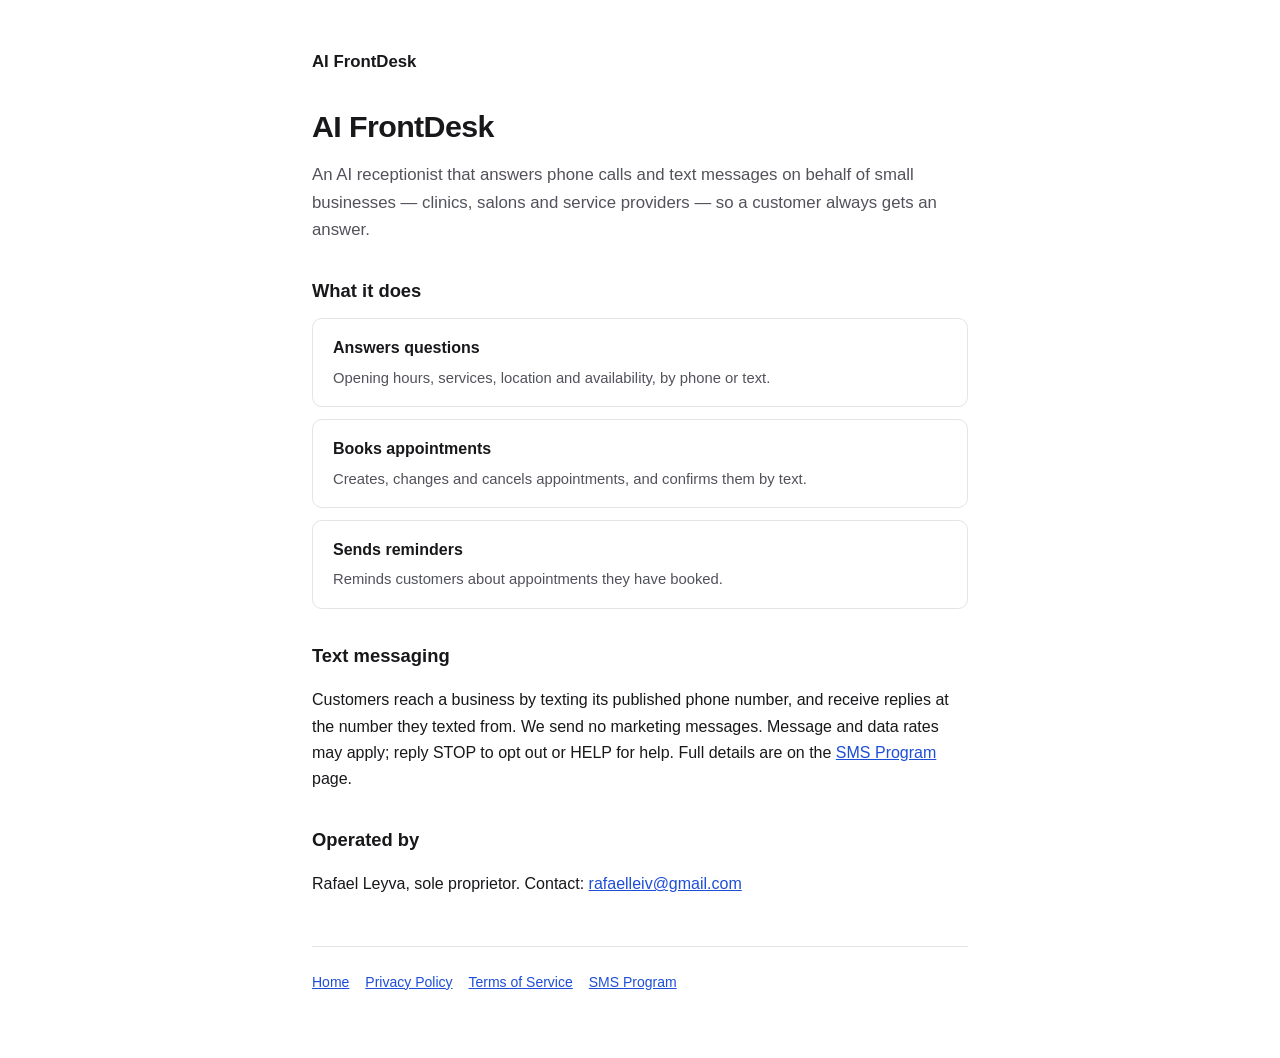
<file: index.html>
<!doctype html>
<html lang="en">
<head>
<meta charset="utf-8">
<meta name="viewport" content="width=device-width, initial-scale=1">
<title>AI FrontDesk</title>
<meta name="description" content="AI receptionist that answers calls and text messages for small businesses.">
<link rel="stylesheet" href="style.css">
</head>
<body>
<div class="wrap">
<header><a class="brand" href="./">AI FrontDesk</a></header>
<h1>AI FrontDesk</h1>
<p class="lead">An AI receptionist that answers phone calls and text messages on behalf of small
businesses &mdash; clinics, salons and service providers &mdash; so a customer always gets an answer.</p>

<h2>What it does</h2>
<div class="card"><h3>Answers questions</h3><p>Opening hours, services, location and availability, by phone or text.</p></div>
<div class="card"><h3>Books appointments</h3><p>Creates, changes and cancels appointments, and confirms them by text.</p></div>
<div class="card"><h3>Sends reminders</h3><p>Reminds customers about appointments they have booked.</p></div>

<h2>Text messaging</h2>
<p>Customers reach a business by texting its published phone number, and receive replies at the
number they texted from. We send no marketing messages. Message and data rates may apply; reply
STOP to opt out or HELP for help. Full details are on the
<a href="sms/">SMS Program</a> page.</p>

<h2>Operated by</h2>
<p>Rafael Leyva, sole proprietor. Contact: <a href="mailto:rafaelleiv@gmail.com">rafaelleiv@gmail.com</a></p>
<nav class="footer">
  <a href="./">Home</a>
  <a href="privacy/">Privacy Policy</a>
  <a href="terms/">Terms of Service</a>
  <a href="sms/">SMS Program</a>
</nav>
</div>
</body>
</html>
</file>
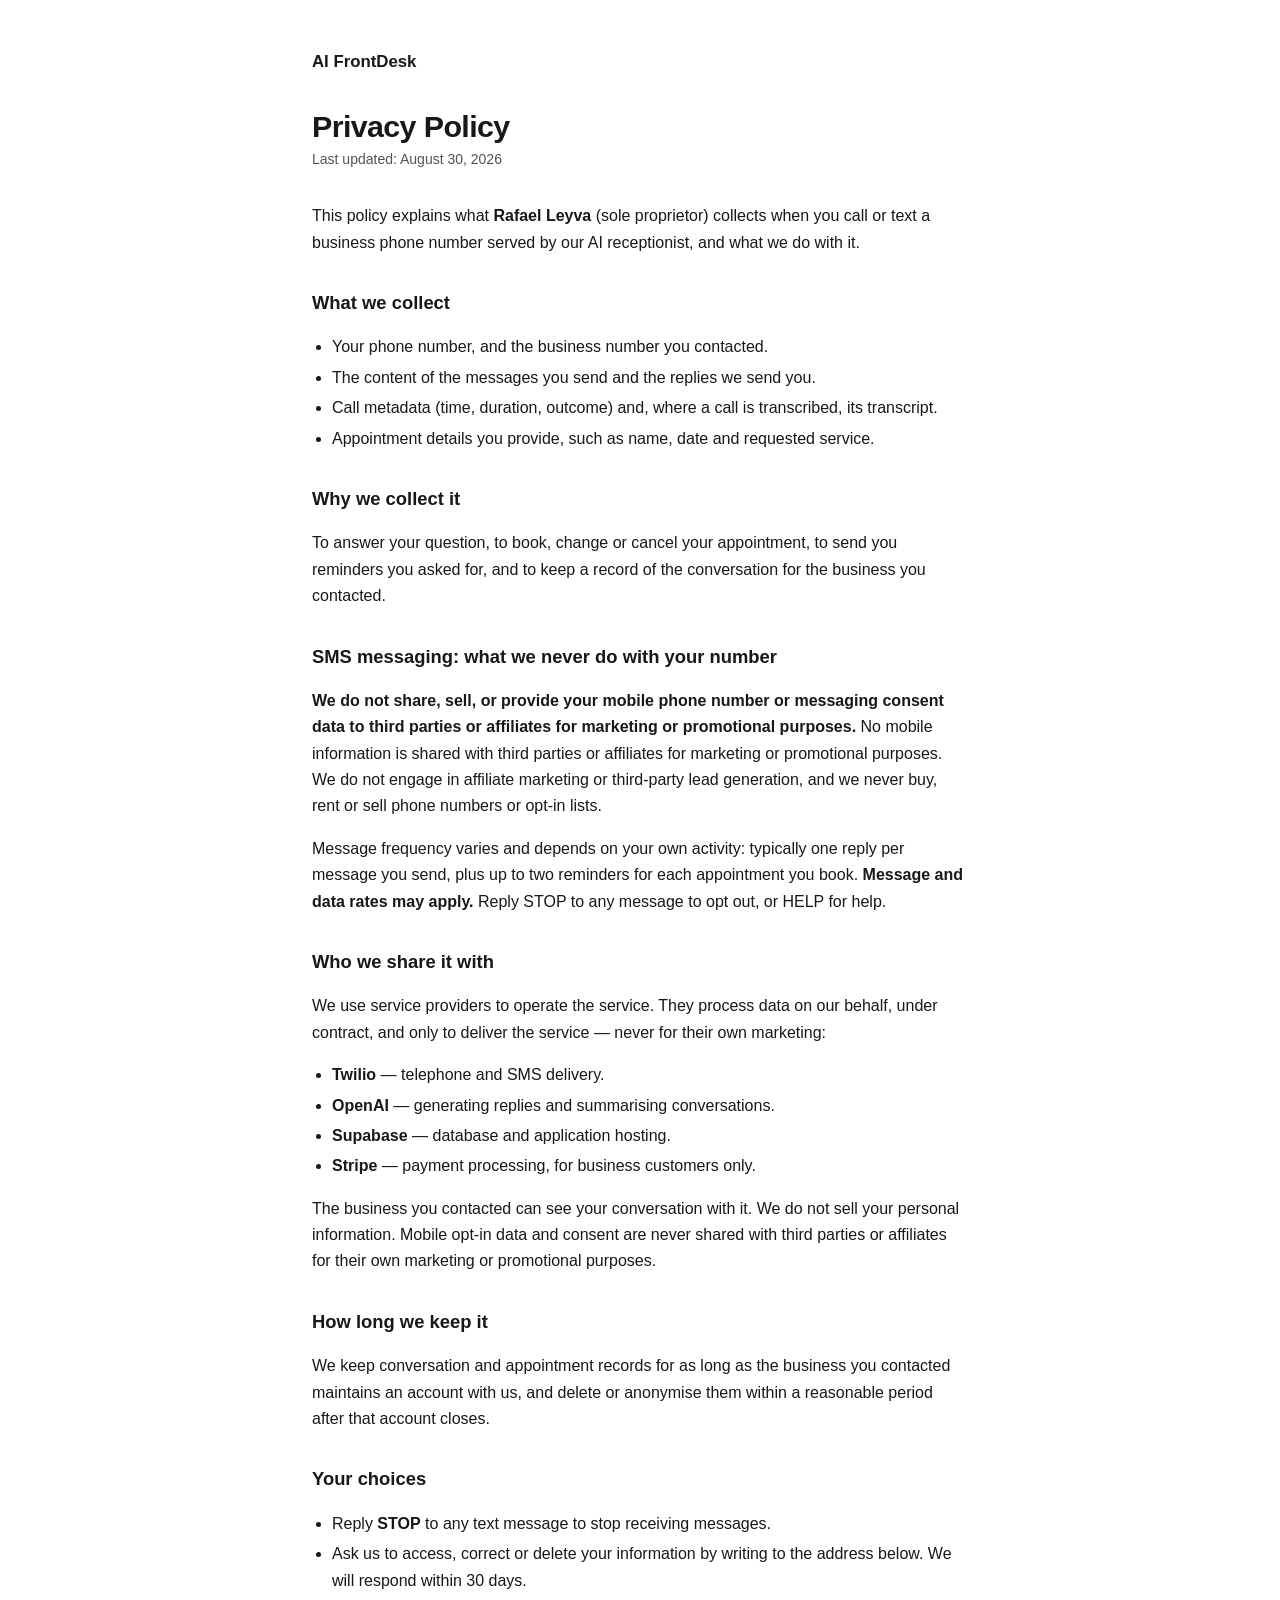
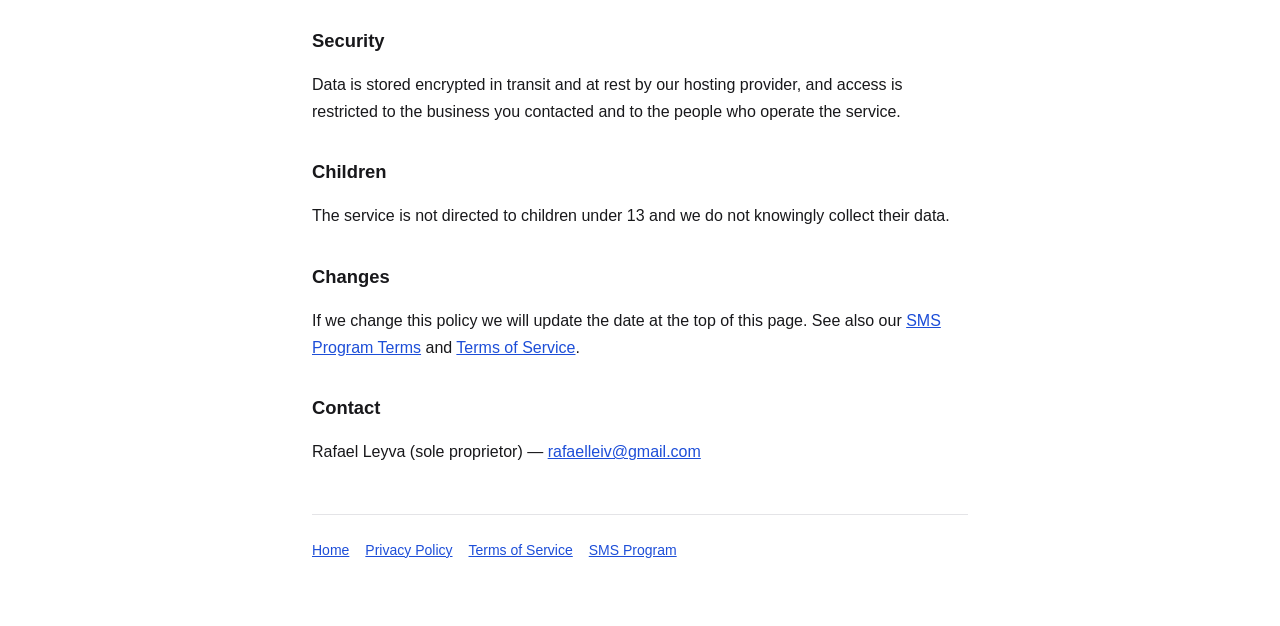
<file: privacy/index.html>
<!doctype html>
<html lang="en">
<head>
<meta charset="utf-8">
<meta name="viewport" content="width=device-width, initial-scale=1">
<title>Privacy Policy &middot; AI FrontDesk</title>
<meta name="description" content="What we collect when you call or text, and what we do with it.">
<link rel="stylesheet" href="../style.css">
</head>
<body>
<div class="wrap">
<header><a class="brand" href="../">AI FrontDesk</a></header>
<h1>Privacy Policy</h1>
<p class="updated">Last updated: August 30, 2026</p>

<p>This policy explains what <strong>Rafael Leyva</strong> (sole proprietor) collects when you call
or text a business phone number served by our AI receptionist, and what we do with it.</p>

<h2>What we collect</h2>
<ul>
<li>Your phone number, and the business number you contacted.</li>
<li>The content of the messages you send and the replies we send you.</li>
<li>Call metadata (time, duration, outcome) and, where a call is transcribed, its transcript.</li>
<li>Appointment details you provide, such as name, date and requested service.</li>
</ul>

<h2>Why we collect it</h2>
<p>To answer your question, to book, change or cancel your appointment, to send you reminders you
asked for, and to keep a record of the conversation for the business you contacted.</p>

<h2>SMS messaging: what we never do with your number</h2>
<p><strong>We do not share, sell, or provide your mobile phone number or messaging consent data
to third parties or affiliates for marketing or promotional purposes.</strong> No mobile
information is shared with third parties or affiliates for marketing or promotional purposes.
We do not engage in affiliate marketing or third-party lead generation, and we never buy, rent
or sell phone numbers or opt-in lists.</p>
<p>Message frequency varies and depends on your own activity: typically one reply per message you
send, plus up to two reminders for each appointment you book. <strong>Message and data rates may
apply.</strong> Reply STOP to any message to opt out, or HELP for help.</p>

<h2>Who we share it with</h2>
<p>We use service providers to operate the service. They process data on our behalf, under
contract, and only to deliver the service &mdash; never for their own marketing:</p>
<ul>
<li><strong>Twilio</strong> &mdash; telephone and SMS delivery.</li>
<li><strong>OpenAI</strong> &mdash; generating replies and summarising conversations.</li>
<li><strong>Supabase</strong> &mdash; database and application hosting.</li>
<li><strong>Stripe</strong> &mdash; payment processing, for business customers only.</li>
</ul>
<p>The business you contacted can see your conversation with it. We do not sell your personal
information. Mobile opt-in data and consent are never shared with third parties or affiliates for
their own marketing or promotional purposes.</p>

<h2>How long we keep it</h2>
<p>We keep conversation and appointment records for as long as the business you contacted maintains
an account with us, and delete or anonymise them within a reasonable period after that account
closes.</p>

<h2>Your choices</h2>
<ul>
<li>Reply <strong>STOP</strong> to any text message to stop receiving messages.</li>
<li>Ask us to access, correct or delete your information by writing to the address below. We will
respond within 30 days.</li>
</ul>

<h2>Security</h2>
<p>Data is stored encrypted in transit and at rest by our hosting provider, and access is restricted
to the business you contacted and to the people who operate the service.</p>

<h2>Children</h2>
<p>The service is not directed to children under 13 and we do not knowingly collect their data.</p>

<h2>Changes</h2>
<p>If we change this policy we will update the date at the top of this page. See also our
<a href="../sms/">SMS Program Terms</a> and <a href="../terms/">Terms of Service</a>.</p>

<h2>Contact</h2>
<p>Rafael Leyva (sole proprietor) &mdash; <a href="mailto:rafaelleiv@gmail.com">rafaelleiv@gmail.com</a></p>
<nav class="footer">
  <a href="../">Home</a>
  <a href="../privacy/">Privacy Policy</a>
  <a href="../terms/">Terms of Service</a>
  <a href="../sms/">SMS Program</a>
</nav>
</div>
</body>
</html>
</file>
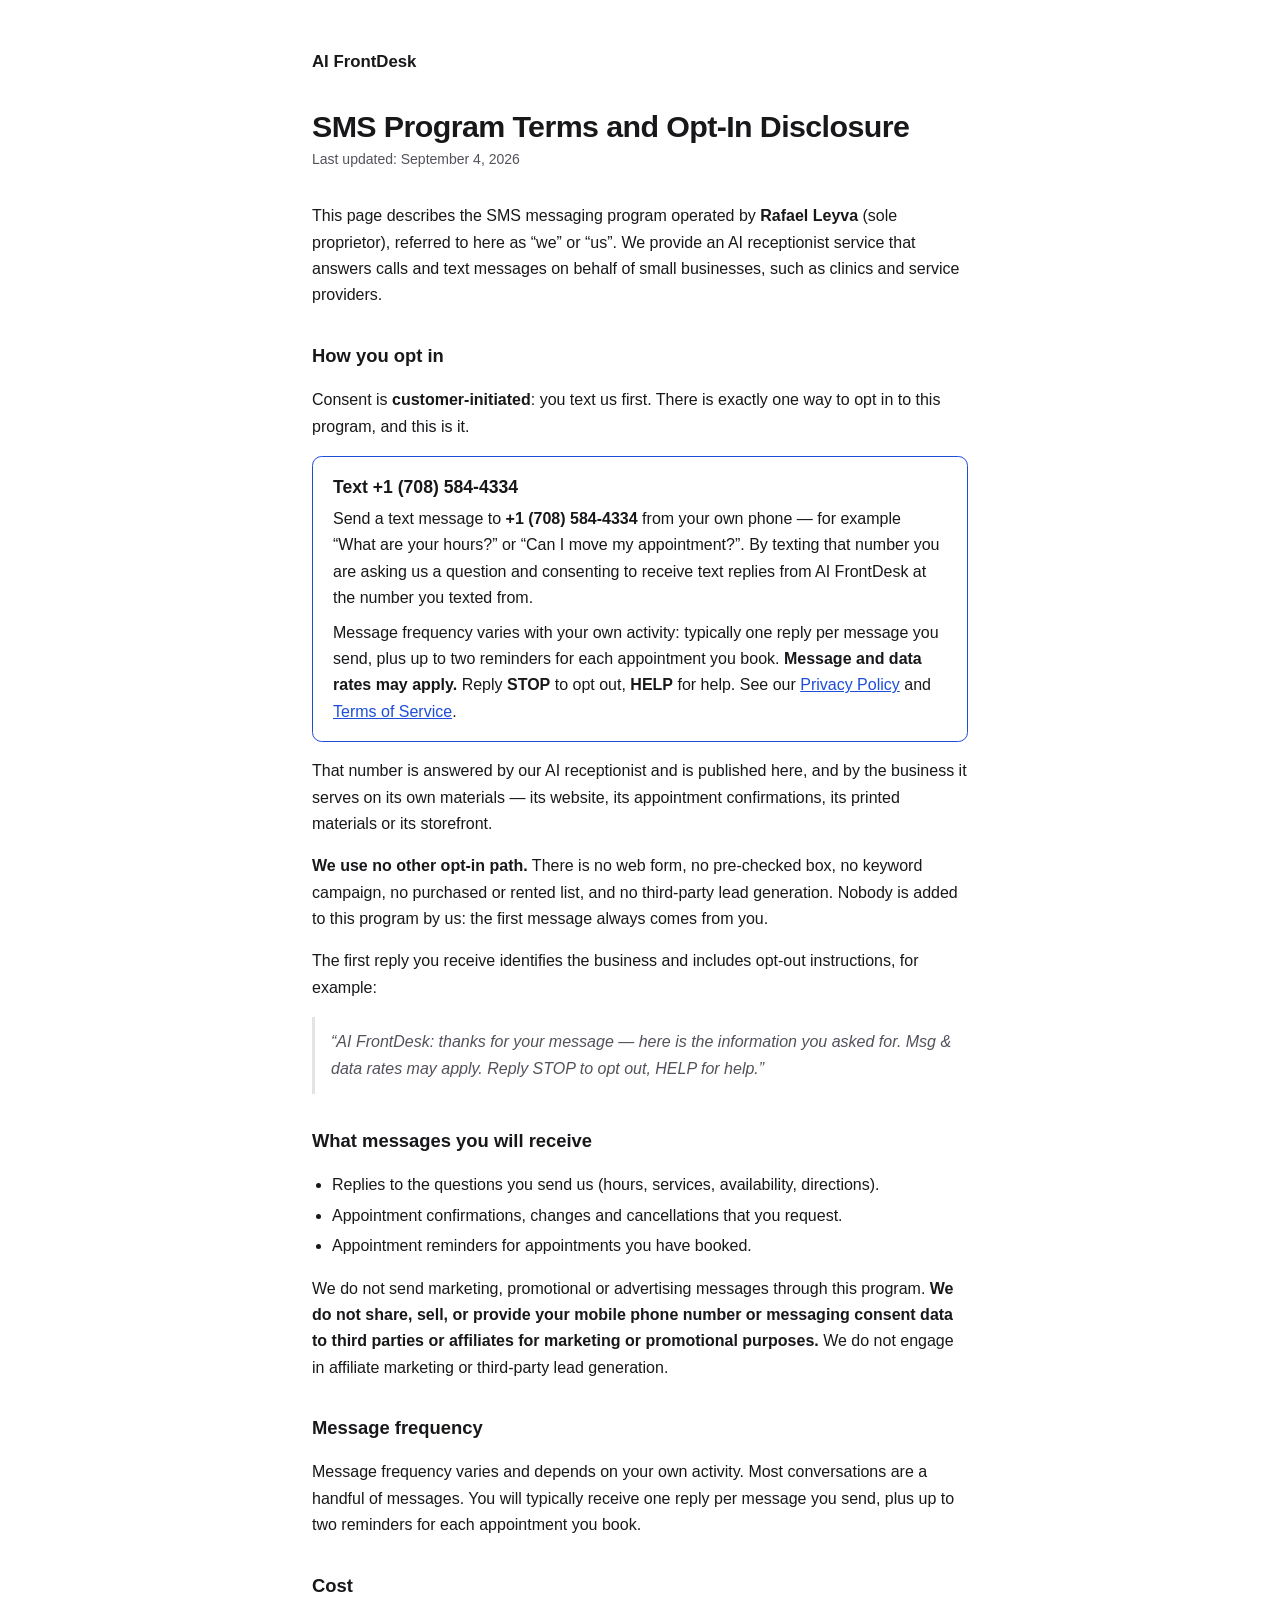
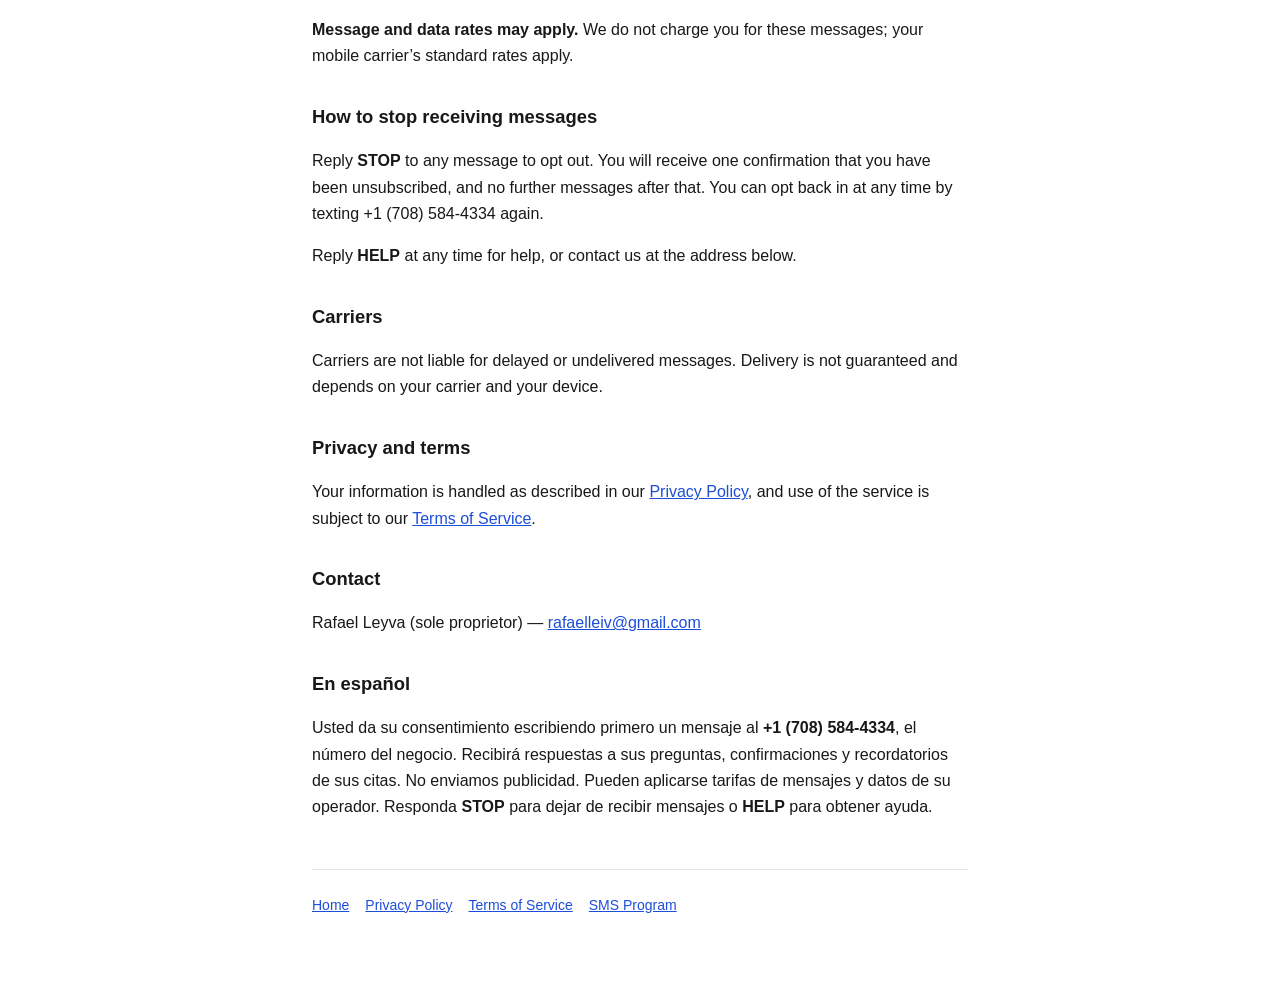
<file: sms/index.html>
<!doctype html>
<html lang="en">
<head>
<meta charset="utf-8">
<meta name="viewport" content="width=device-width, initial-scale=1">
<title>SMS Program Terms and Opt-In Disclosure &middot; AI FrontDesk</title>
<meta name="description" content="How customers opt in to text messages, what they receive, and how to stop.">
<link rel="stylesheet" href="../style.css">
</head>
<body>
<div class="wrap">
<header><a class="brand" href="../">AI FrontDesk</a></header>
<h1>SMS Program Terms and Opt-In Disclosure</h1>
<p class="updated">Last updated: September 4, 2026</p>

<p>This page describes the SMS messaging program operated by <strong>Rafael Leyva</strong>
(sole proprietor), referred to here as &ldquo;we&rdquo; or &ldquo;us&rdquo;. We provide an AI
receptionist service that answers calls and text messages on behalf of small businesses, such as
clinics and service providers.</p>

<h2>How you opt in</h2>
<p>Consent is <strong>customer-initiated</strong>: you text us first. There is exactly one way to
opt in to this program, and this is it.</p>

<div class="card cta">
<h3>Text +1 (708) 584-4334</h3>
<p>Send a text message to <strong>+1 (708) 584-4334</strong> from your own phone &mdash; for example
&ldquo;What are your hours?&rdquo; or &ldquo;Can I move my appointment?&rdquo;. By texting that
number you are asking us a question and consenting to receive text replies from AI FrontDesk at the
number you texted from.</p>
<p>Message frequency varies with your own activity: typically one reply per message you send, plus
up to two reminders for each appointment you book. <strong>Message and data rates may apply.</strong>
Reply <strong>STOP</strong> to opt out, <strong>HELP</strong> for help. See our
<a href="../privacy/">Privacy Policy</a> and <a href="../terms/">Terms of Service</a>.</p>
</div>

<p>That number is answered by our AI receptionist and is published here, and by the business it
serves on its own materials &mdash; its website, its appointment confirmations, its printed
materials or its storefront.</p>
<p><strong>We use no other opt-in path.</strong> There is no web form, no pre-checked box, no
keyword campaign, no purchased or rented list, and no third-party lead generation. Nobody is added
to this program by us: the first message always comes from you.</p>
<p>The first reply you receive identifies the business and includes opt-out instructions, for example:</p>
<blockquote>&ldquo;AI FrontDesk: thanks for your message &mdash; here is the information you
asked for. Msg &amp; data rates may apply. Reply STOP to opt out, HELP for help.&rdquo;</blockquote>

<h2>What messages you will receive</h2>
<ul>
<li>Replies to the questions you send us (hours, services, availability, directions).</li>
<li>Appointment confirmations, changes and cancellations that you request.</li>
<li>Appointment reminders for appointments you have booked.</li>
</ul>
<p>We do not send marketing, promotional or advertising messages through this program.
<strong>We do not share, sell, or provide your mobile phone number or messaging consent data to
third parties or affiliates for marketing or promotional purposes.</strong> We do not engage in
affiliate marketing or third-party lead generation.</p>

<h2>Message frequency</h2>
<p>Message frequency varies and depends on your own activity. Most conversations are a handful of
messages. You will typically receive one reply per message you send, plus up to two reminders for
each appointment you book.</p>

<h2>Cost</h2>
<p><strong>Message and data rates may apply.</strong> We do not charge you for these messages; your
mobile carrier&rsquo;s standard rates apply.</p>

<h2>How to stop receiving messages</h2>
<p>Reply <strong>STOP</strong> to any message to opt out. You will receive one confirmation that you
have been unsubscribed, and no further messages after that. You can opt back in at any time by
texting +1 (708) 584-4334 again.</p>
<p>Reply <strong>HELP</strong> at any time for help, or contact us at the address below.</p>

<h2>Carriers</h2>
<p>Carriers are not liable for delayed or undelivered messages. Delivery is not guaranteed and
depends on your carrier and your device.</p>

<h2>Privacy and terms</h2>
<p>Your information is handled as described in our <a href="../privacy/">Privacy Policy</a>, and use
of the service is subject to our <a href="../terms/">Terms of Service</a>.</p>

<h2>Contact</h2>
<p>Rafael Leyva (sole proprietor) &mdash; <a href="mailto:rafaelleiv@gmail.com">rafaelleiv@gmail.com</a></p>

<h2 lang="es">En espa&ntilde;ol</h2>
<p lang="es">Usted da su consentimiento escribiendo primero un mensaje al
<strong>+1 (708) 584-4334</strong>, el n&uacute;mero del negocio.
Recibir&aacute; respuestas a sus preguntas, confirmaciones y recordatorios de sus citas. No enviamos
publicidad. Pueden aplicarse tarifas de mensajes y datos de su operador. Responda
<strong>STOP</strong> para dejar de recibir mensajes o <strong>HELP</strong> para obtener ayuda.</p>
<nav class="footer">
  <a href="../">Home</a>
  <a href="../privacy/">Privacy Policy</a>
  <a href="../terms/">Terms of Service</a>
  <a href="../sms/">SMS Program</a>
</nav>
</div>
</body>
</html>
</file>
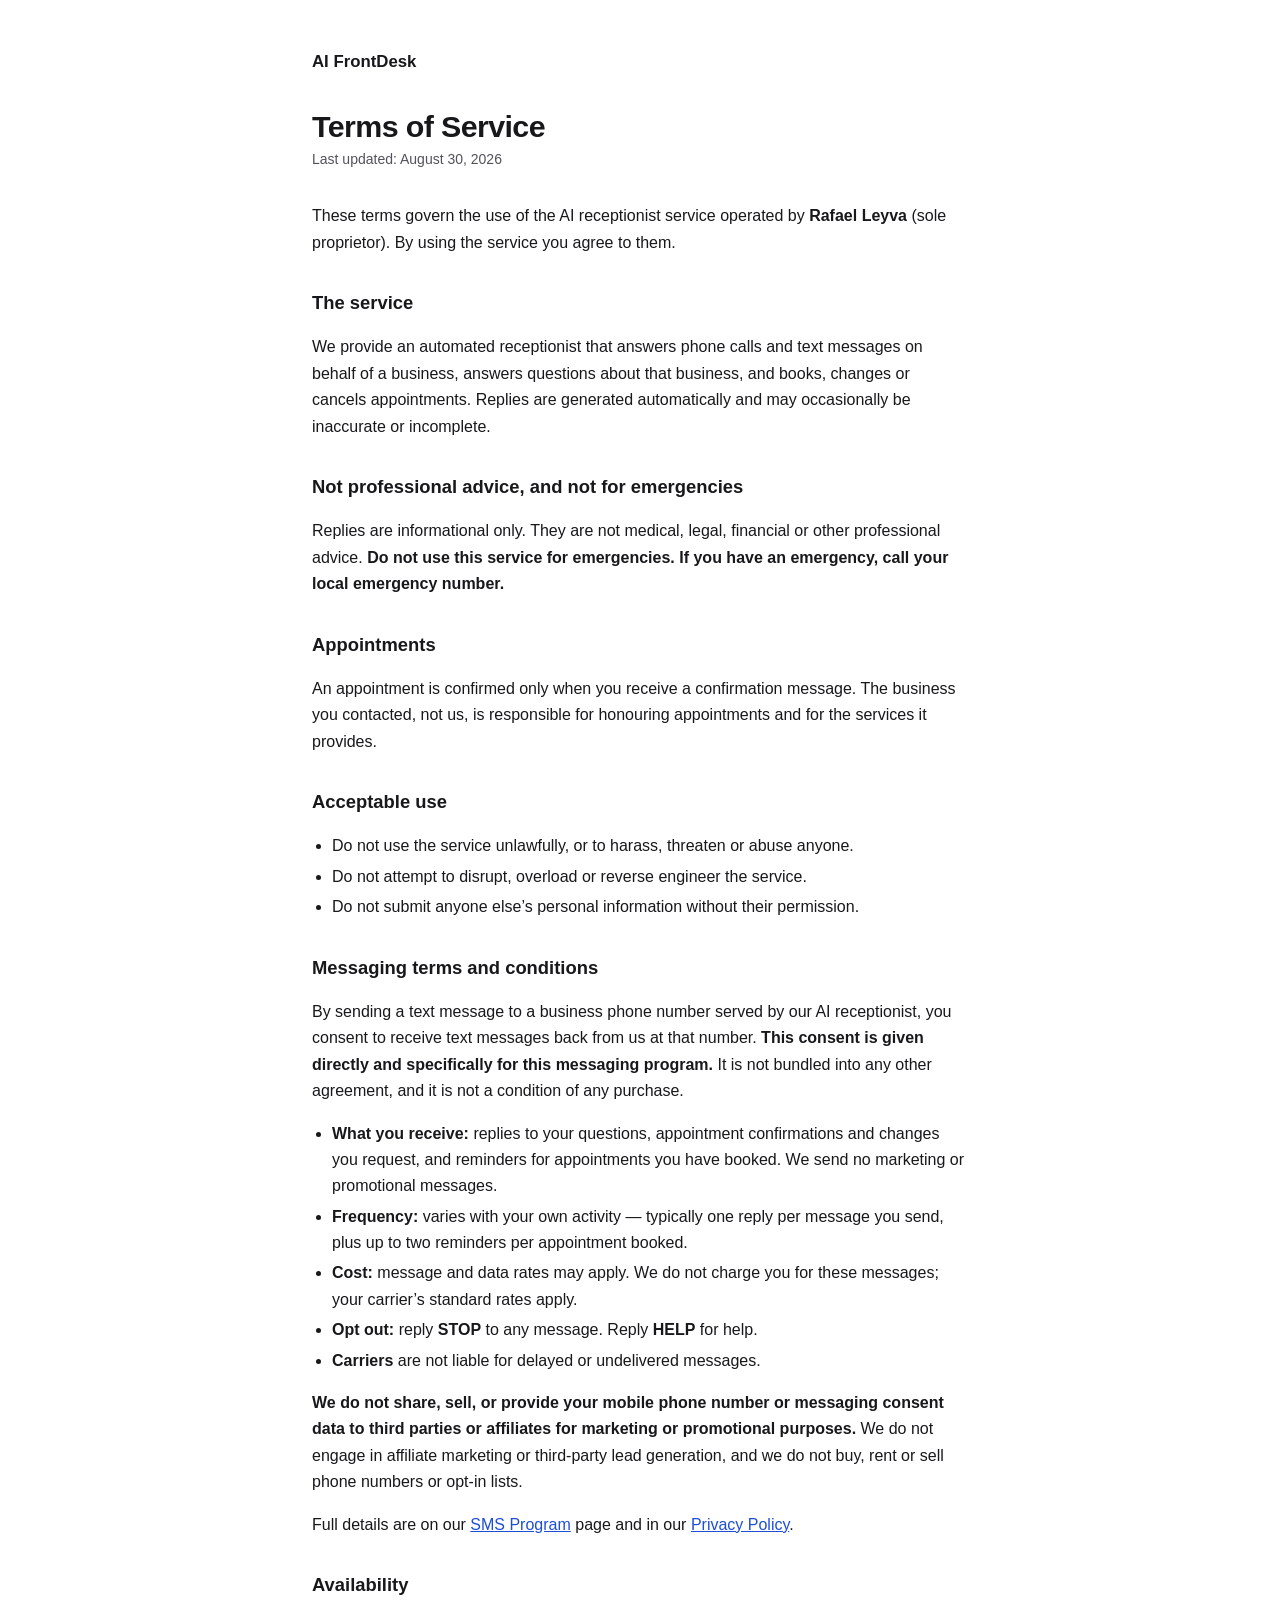
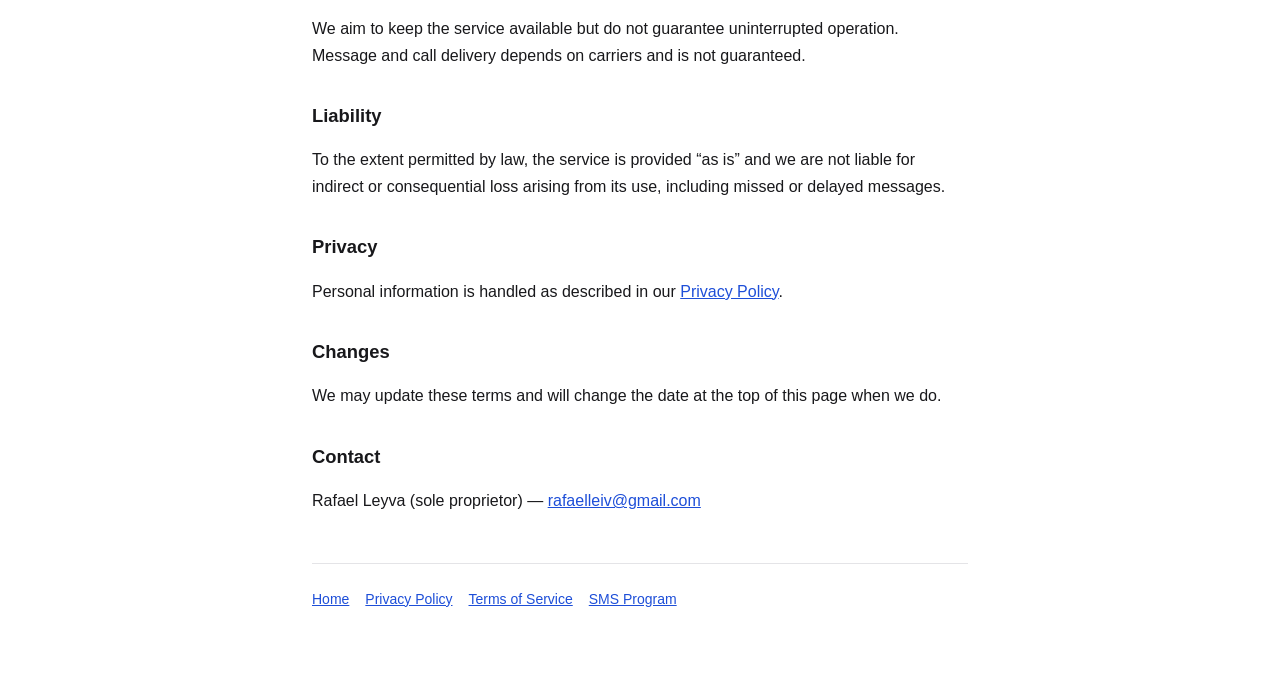
<file: terms/index.html>
<!doctype html>
<html lang="en">
<head>
<meta charset="utf-8">
<meta name="viewport" content="width=device-width, initial-scale=1">
<title>Terms of Service &middot; AI FrontDesk</title>
<meta name="description" content="The terms that govern use of the AI receptionist service.">
<link rel="stylesheet" href="../style.css">
</head>
<body>
<div class="wrap">
<header><a class="brand" href="../">AI FrontDesk</a></header>
<h1>Terms of Service</h1>
<p class="updated">Last updated: August 30, 2026</p>

<p>These terms govern the use of the AI receptionist service operated by
<strong>Rafael Leyva</strong> (sole proprietor). By using the service you agree to them.</p>

<h2>The service</h2>
<p>We provide an automated receptionist that answers phone calls and text messages on behalf of a
business, answers questions about that business, and books, changes or cancels appointments. Replies
are generated automatically and may occasionally be inaccurate or incomplete.</p>

<h2>Not professional advice, and not for emergencies</h2>
<p>Replies are informational only. They are not medical, legal, financial or other professional
advice. <strong>Do not use this service for emergencies. If you have an emergency, call your local
emergency number.</strong></p>

<h2>Appointments</h2>
<p>An appointment is confirmed only when you receive a confirmation message. The business you
contacted, not us, is responsible for honouring appointments and for the services it provides.</p>

<h2>Acceptable use</h2>
<ul>
<li>Do not use the service unlawfully, or to harass, threaten or abuse anyone.</li>
<li>Do not attempt to disrupt, overload or reverse engineer the service.</li>
<li>Do not submit anyone else&rsquo;s personal information without their permission.</li>
</ul>

<h2>Messaging terms and conditions</h2>
<p>By sending a text message to a business phone number served by our AI receptionist, you consent
to receive text messages back from us at that number. <strong>This consent is given directly and
specifically for this messaging program.</strong> It is not bundled into any other agreement, and it
is not a condition of any purchase.</p>
<ul>
<li><strong>What you receive:</strong> replies to your questions, appointment confirmations and
changes you request, and reminders for appointments you have booked. We send no marketing or
promotional messages.</li>
<li><strong>Frequency:</strong> varies with your own activity &mdash; typically one reply per
message you send, plus up to two reminders per appointment booked.</li>
<li><strong>Cost:</strong> message and data rates may apply. We do not charge you for these
messages; your carrier&rsquo;s standard rates apply.</li>
<li><strong>Opt out:</strong> reply <strong>STOP</strong> to any message. Reply
<strong>HELP</strong> for help.</li>
<li><strong>Carriers</strong> are not liable for delayed or undelivered messages.</li>
</ul>
<p><strong>We do not share, sell, or provide your mobile phone number or messaging consent data to
third parties or affiliates for marketing or promotional purposes.</strong> We do not engage in
affiliate marketing or third-party lead generation, and we do not buy, rent or sell phone numbers
or opt-in lists.</p>
<p>Full details are on our <a href="../sms/">SMS Program</a> page and in our
<a href="../privacy/">Privacy Policy</a>.</p>

<h2>Availability</h2>
<p>We aim to keep the service available but do not guarantee uninterrupted operation. Message and
call delivery depends on carriers and is not guaranteed.</p>

<h2>Liability</h2>
<p>To the extent permitted by law, the service is provided &ldquo;as is&rdquo; and we are not liable
for indirect or consequential loss arising from its use, including missed or delayed messages.</p>

<h2>Privacy</h2>
<p>Personal information is handled as described in our <a href="../privacy/">Privacy Policy</a>.</p>

<h2>Changes</h2>
<p>We may update these terms and will change the date at the top of this page when we do.</p>

<h2>Contact</h2>
<p>Rafael Leyva (sole proprietor) &mdash; <a href="mailto:rafaelleiv@gmail.com">rafaelleiv@gmail.com</a></p>
<nav class="footer">
  <a href="../">Home</a>
  <a href="../privacy/">Privacy Policy</a>
  <a href="../terms/">Terms of Service</a>
  <a href="../sms/">SMS Program</a>
</nav>
</div>
</body>
</html>
</file>
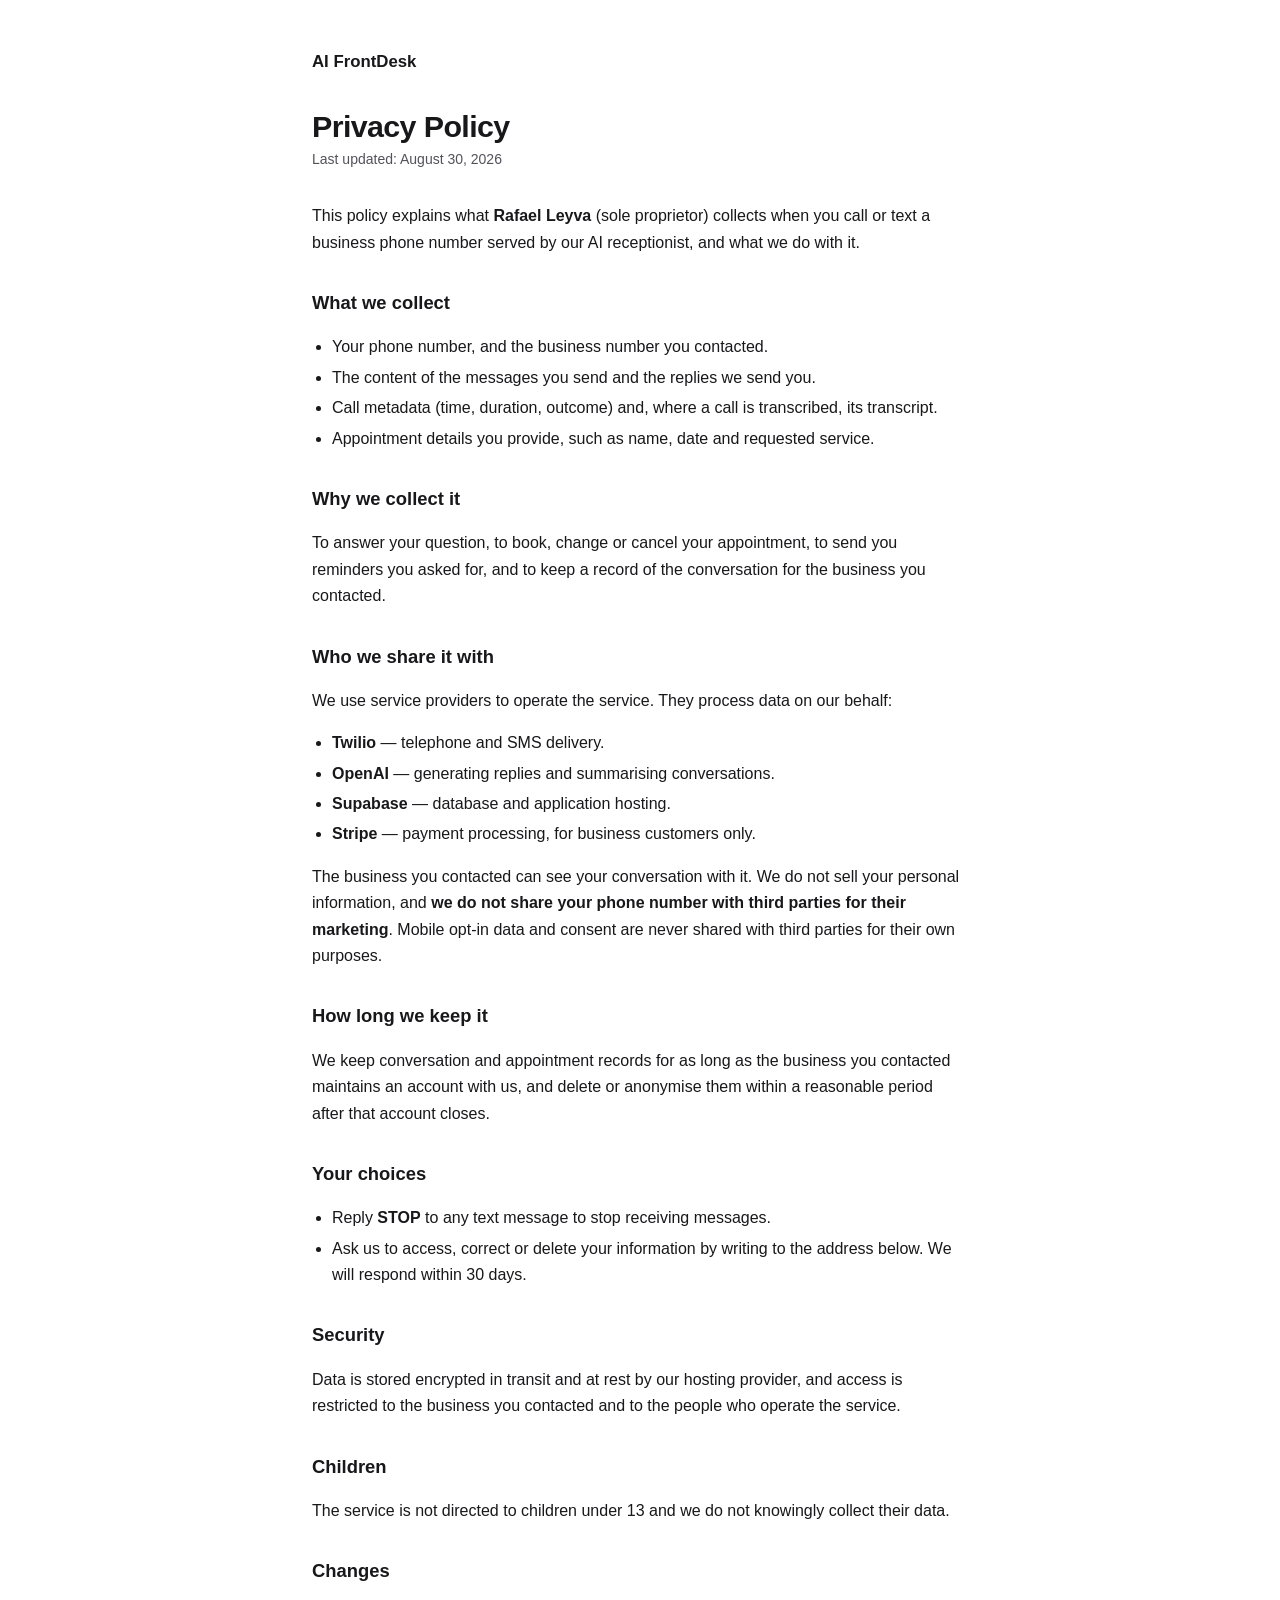
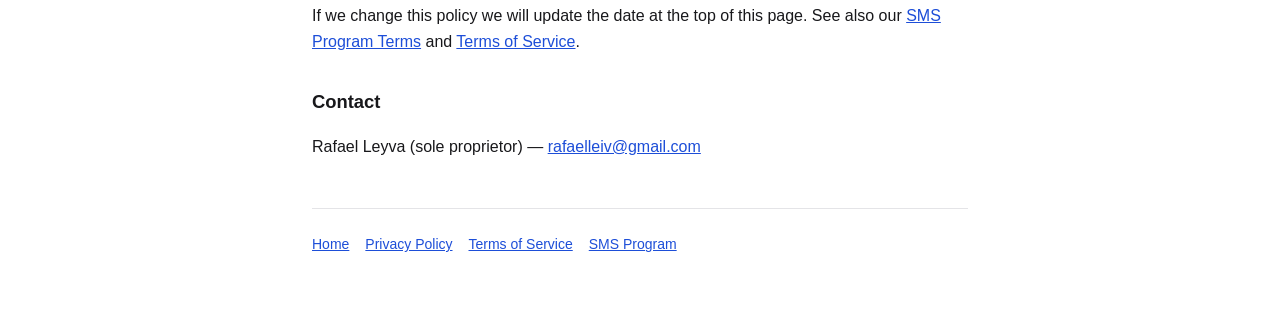
<file: privacy.html>
<!doctype html>
<html lang="en">
<head>
<meta charset="utf-8">
<meta name="viewport" content="width=device-width, initial-scale=1">
<title>Privacy Policy &middot; AI FrontDesk</title>
<meta name="description" content="What we collect when you call or text, and what we do with it.">
<link rel="stylesheet" href="style.css">
</head>
<body>
<div class="wrap">
<header><a class="brand" href="./">AI FrontDesk</a></header>
<h1>Privacy Policy</h1>
<p class="updated">Last updated: August 30, 2026</p>

<p>This policy explains what <strong>Rafael Leyva</strong> (sole proprietor) collects when you call
or text a business phone number served by our AI receptionist, and what we do with it.</p>

<h2>What we collect</h2>
<ul>
<li>Your phone number, and the business number you contacted.</li>
<li>The content of the messages you send and the replies we send you.</li>
<li>Call metadata (time, duration, outcome) and, where a call is transcribed, its transcript.</li>
<li>Appointment details you provide, such as name, date and requested service.</li>
</ul>

<h2>Why we collect it</h2>
<p>To answer your question, to book, change or cancel your appointment, to send you reminders you
asked for, and to keep a record of the conversation for the business you contacted.</p>

<h2>Who we share it with</h2>
<p>We use service providers to operate the service. They process data on our behalf:</p>
<ul>
<li><strong>Twilio</strong> &mdash; telephone and SMS delivery.</li>
<li><strong>OpenAI</strong> &mdash; generating replies and summarising conversations.</li>
<li><strong>Supabase</strong> &mdash; database and application hosting.</li>
<li><strong>Stripe</strong> &mdash; payment processing, for business customers only.</li>
</ul>
<p>The business you contacted can see your conversation with it. We do not sell your personal
information, and <strong>we do not share your phone number with third parties for their
marketing</strong>. Mobile opt-in data and consent are never shared with third parties for their own
purposes.</p>

<h2>How long we keep it</h2>
<p>We keep conversation and appointment records for as long as the business you contacted maintains
an account with us, and delete or anonymise them within a reasonable period after that account
closes.</p>

<h2>Your choices</h2>
<ul>
<li>Reply <strong>STOP</strong> to any text message to stop receiving messages.</li>
<li>Ask us to access, correct or delete your information by writing to the address below. We will
respond within 30 days.</li>
</ul>

<h2>Security</h2>
<p>Data is stored encrypted in transit and at rest by our hosting provider, and access is restricted
to the business you contacted and to the people who operate the service.</p>

<h2>Children</h2>
<p>The service is not directed to children under 13 and we do not knowingly collect their data.</p>

<h2>Changes</h2>
<p>If we change this policy we will update the date at the top of this page. See also our
<a href="sms.html">SMS Program Terms</a> and <a href="terms.html">Terms of Service</a>.</p>

<h2>Contact</h2>
<p>Rafael Leyva (sole proprietor) &mdash; <a href="mailto:rafaelleiv@gmail.com">rafaelleiv@gmail.com</a></p>
<nav class="footer">
  <a href="./">Home</a>
  <a href="privacy.html">Privacy Policy</a>
  <a href="terms.html">Terms of Service</a>
  <a href="sms.html">SMS Program</a>
</nav>
</div>
</body>
</html>
</file>
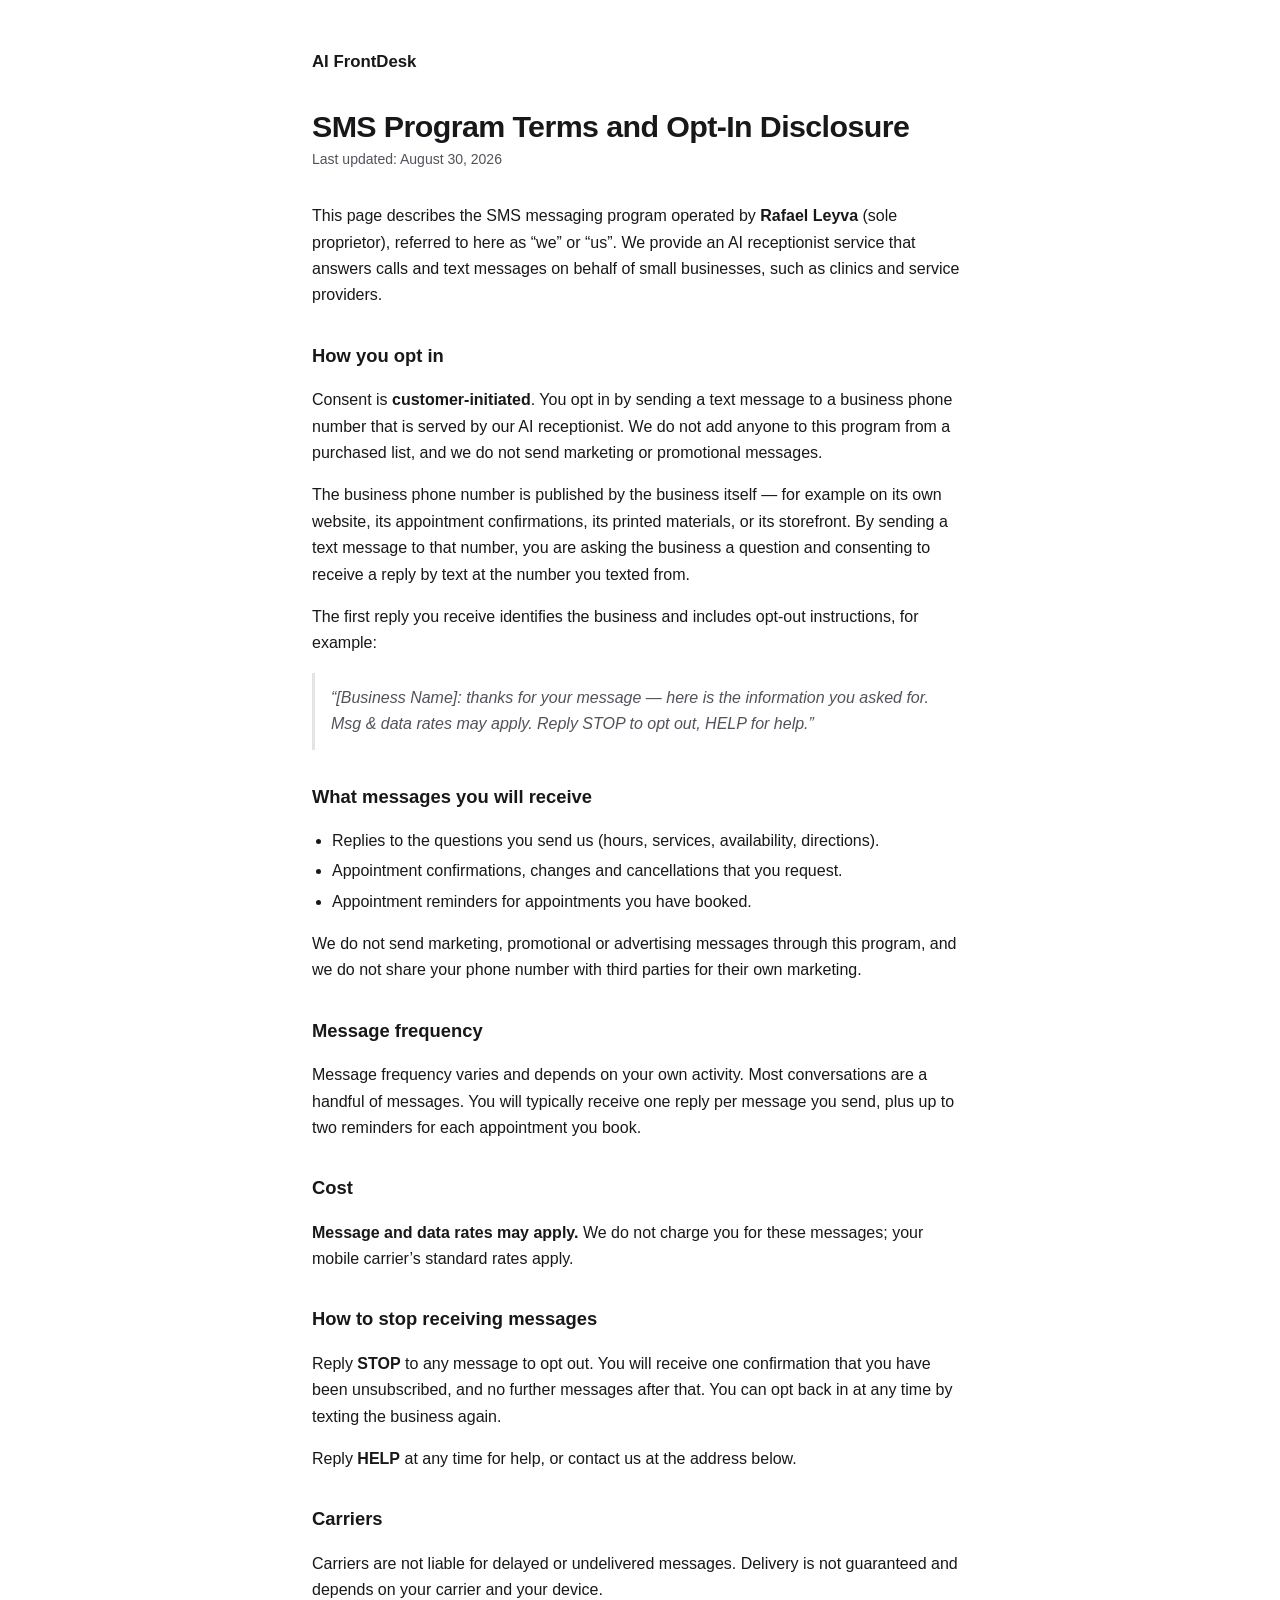
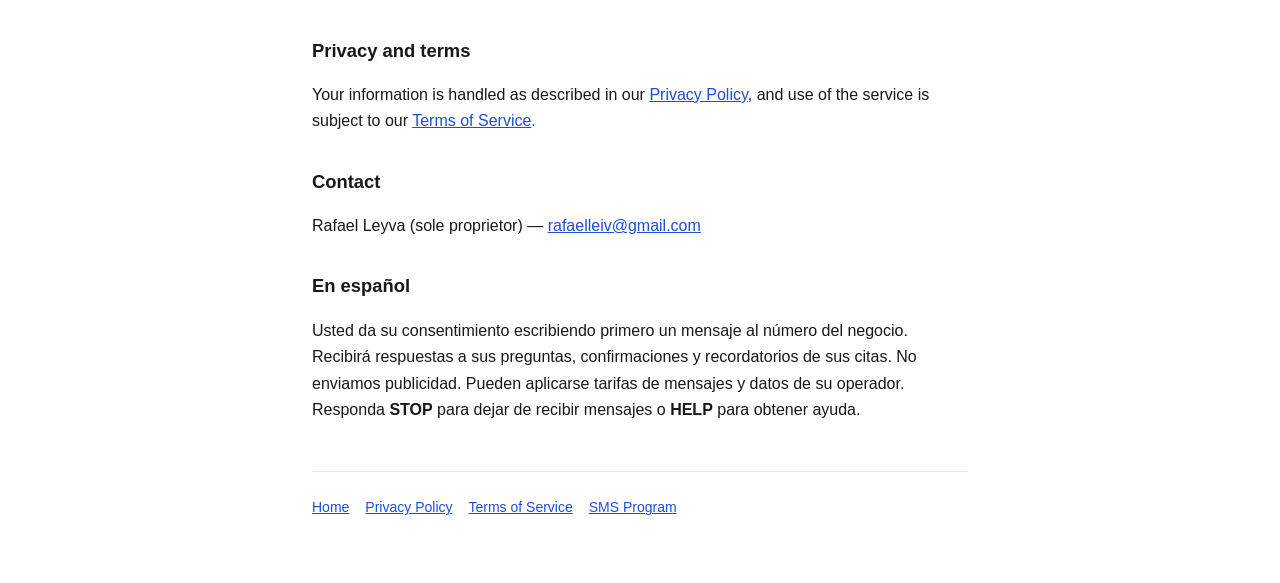
<file: sms.html>
<!doctype html>
<html lang="en">
<head>
<meta charset="utf-8">
<meta name="viewport" content="width=device-width, initial-scale=1">
<title>SMS Program Terms and Opt-In Disclosure &middot; AI FrontDesk</title>
<meta name="description" content="How customers opt in to text messages, what they receive, and how to stop.">
<link rel="stylesheet" href="style.css">
</head>
<body>
<div class="wrap">
<header><a class="brand" href="./">AI FrontDesk</a></header>
<h1>SMS Program Terms and Opt-In Disclosure</h1>
<p class="updated">Last updated: August 30, 2026</p>

<p>This page describes the SMS messaging program operated by <strong>Rafael Leyva</strong>
(sole proprietor), referred to here as &ldquo;we&rdquo; or &ldquo;us&rdquo;. We provide an AI
receptionist service that answers calls and text messages on behalf of small businesses, such as
clinics and service providers.</p>

<h2>How you opt in</h2>
<p>Consent is <strong>customer-initiated</strong>. You opt in by sending a text message to a
business phone number that is served by our AI receptionist. We do not add anyone to this program
from a purchased list, and we do not send marketing or promotional messages.</p>
<p>The business phone number is published by the business itself &mdash; for example on its own
website, its appointment confirmations, its printed materials, or its storefront. By sending a text
message to that number, you are asking the business a question and consenting to receive a reply by
text at the number you texted from.</p>
<p>The first reply you receive identifies the business and includes opt-out instructions, for example:</p>
<blockquote>&ldquo;[Business Name]: thanks for your message &mdash; here is the information you
asked for. Msg &amp; data rates may apply. Reply STOP to opt out, HELP for help.&rdquo;</blockquote>

<h2>What messages you will receive</h2>
<ul>
<li>Replies to the questions you send us (hours, services, availability, directions).</li>
<li>Appointment confirmations, changes and cancellations that you request.</li>
<li>Appointment reminders for appointments you have booked.</li>
</ul>
<p>We do not send marketing, promotional or advertising messages through this program, and we do not
share your phone number with third parties for their own marketing.</p>

<h2>Message frequency</h2>
<p>Message frequency varies and depends on your own activity. Most conversations are a handful of
messages. You will typically receive one reply per message you send, plus up to two reminders for
each appointment you book.</p>

<h2>Cost</h2>
<p><strong>Message and data rates may apply.</strong> We do not charge you for these messages; your
mobile carrier&rsquo;s standard rates apply.</p>

<h2>How to stop receiving messages</h2>
<p>Reply <strong>STOP</strong> to any message to opt out. You will receive one confirmation that you
have been unsubscribed, and no further messages after that. You can opt back in at any time by
texting the business again.</p>
<p>Reply <strong>HELP</strong> at any time for help, or contact us at the address below.</p>

<h2>Carriers</h2>
<p>Carriers are not liable for delayed or undelivered messages. Delivery is not guaranteed and
depends on your carrier and your device.</p>

<h2>Privacy and terms</h2>
<p>Your information is handled as described in our <a href="privacy.html">Privacy Policy</a>, and use
of the service is subject to our <a href="terms.html">Terms of Service</a>.</p>

<h2>Contact</h2>
<p>Rafael Leyva (sole proprietor) &mdash; <a href="mailto:rafaelleiv@gmail.com">rafaelleiv@gmail.com</a></p>

<h2 lang="es">En espa&ntilde;ol</h2>
<p lang="es">Usted da su consentimiento escribiendo primero un mensaje al n&uacute;mero del negocio.
Recibir&aacute; respuestas a sus preguntas, confirmaciones y recordatorios de sus citas. No enviamos
publicidad. Pueden aplicarse tarifas de mensajes y datos de su operador. Responda
<strong>STOP</strong> para dejar de recibir mensajes o <strong>HELP</strong> para obtener ayuda.</p>
<nav class="footer">
  <a href="./">Home</a>
  <a href="privacy.html">Privacy Policy</a>
  <a href="terms.html">Terms of Service</a>
  <a href="sms.html">SMS Program</a>
</nav>
</div>
</body>
</html>
</file>
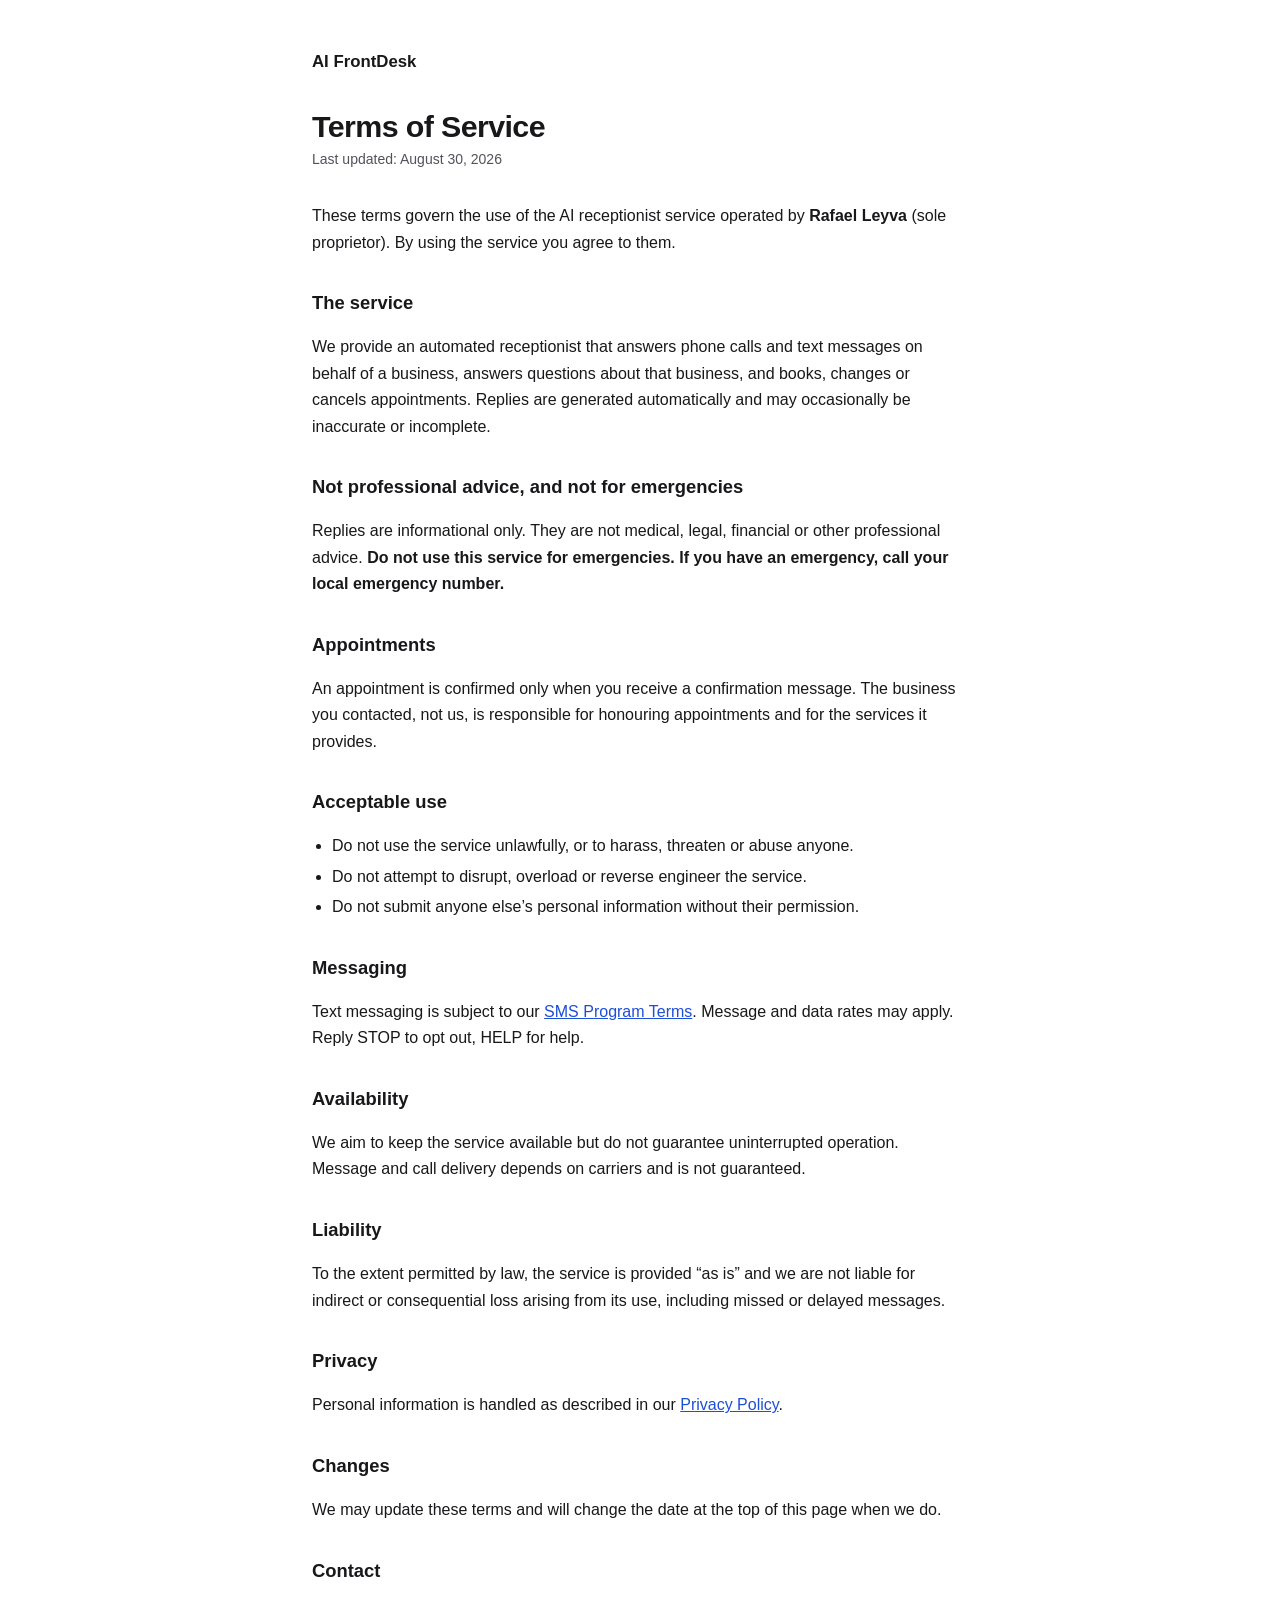
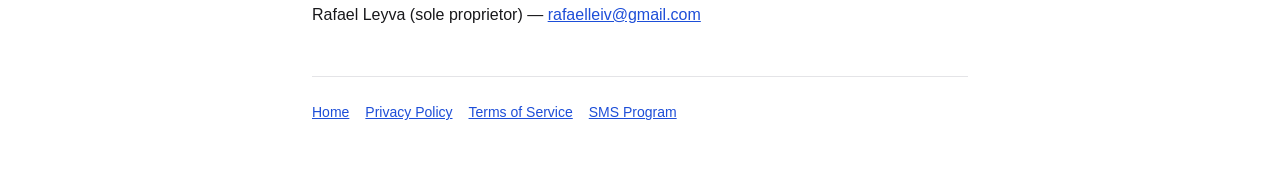
<file: terms.html>
<!doctype html>
<html lang="en">
<head>
<meta charset="utf-8">
<meta name="viewport" content="width=device-width, initial-scale=1">
<title>Terms of Service &middot; AI FrontDesk</title>
<meta name="description" content="The terms that govern use of the AI receptionist service.">
<link rel="stylesheet" href="style.css">
</head>
<body>
<div class="wrap">
<header><a class="brand" href="./">AI FrontDesk</a></header>
<h1>Terms of Service</h1>
<p class="updated">Last updated: August 30, 2026</p>

<p>These terms govern the use of the AI receptionist service operated by
<strong>Rafael Leyva</strong> (sole proprietor). By using the service you agree to them.</p>

<h2>The service</h2>
<p>We provide an automated receptionist that answers phone calls and text messages on behalf of a
business, answers questions about that business, and books, changes or cancels appointments. Replies
are generated automatically and may occasionally be inaccurate or incomplete.</p>

<h2>Not professional advice, and not for emergencies</h2>
<p>Replies are informational only. They are not medical, legal, financial or other professional
advice. <strong>Do not use this service for emergencies. If you have an emergency, call your local
emergency number.</strong></p>

<h2>Appointments</h2>
<p>An appointment is confirmed only when you receive a confirmation message. The business you
contacted, not us, is responsible for honouring appointments and for the services it provides.</p>

<h2>Acceptable use</h2>
<ul>
<li>Do not use the service unlawfully, or to harass, threaten or abuse anyone.</li>
<li>Do not attempt to disrupt, overload or reverse engineer the service.</li>
<li>Do not submit anyone else&rsquo;s personal information without their permission.</li>
</ul>

<h2>Messaging</h2>
<p>Text messaging is subject to our <a href="sms.html">SMS Program Terms</a>. Message and data rates
may apply. Reply STOP to opt out, HELP for help.</p>

<h2>Availability</h2>
<p>We aim to keep the service available but do not guarantee uninterrupted operation. Message and
call delivery depends on carriers and is not guaranteed.</p>

<h2>Liability</h2>
<p>To the extent permitted by law, the service is provided &ldquo;as is&rdquo; and we are not liable
for indirect or consequential loss arising from its use, including missed or delayed messages.</p>

<h2>Privacy</h2>
<p>Personal information is handled as described in our <a href="privacy.html">Privacy Policy</a>.</p>

<h2>Changes</h2>
<p>We may update these terms and will change the date at the top of this page when we do.</p>

<h2>Contact</h2>
<p>Rafael Leyva (sole proprietor) &mdash; <a href="mailto:rafaelleiv@gmail.com">rafaelleiv@gmail.com</a></p>
<nav class="footer">
  <a href="./">Home</a>
  <a href="privacy.html">Privacy Policy</a>
  <a href="terms.html">Terms of Service</a>
  <a href="sms.html">SMS Program</a>
</nav>
</div>
</body>
</html>
</file>
<file: style.css>
:root {
  --bg: #ffffff; --fg: #18181b; --muted: #52525b; --line: #e4e4e7; --accent: #1d4ed8;
}
@media (prefers-color-scheme: dark) {
  :root { --bg: #0b0b0e; --fg: #ededf0; --muted: #a1a1aa; --line: #27272a; --accent: #93b4ff; }
}
* { box-sizing: border-box; }
body {
  margin: 0; background: var(--bg); color: var(--fg);
  font: 16px/1.65 -apple-system, BlinkMacSystemFont, "Segoe UI", Roboto, Helvetica, Arial, sans-serif;
}
.wrap { max-width: 44rem; margin: 0 auto; padding: 3rem 1.5rem 4rem; }
header a.brand { font-weight: 700; font-size: 1.05rem; color: var(--fg); text-decoration: none; }
h1 { font-size: 1.9rem; line-height: 1.2; margin: 2rem 0 .25rem; letter-spacing: -.02em; }
h2 { font-size: 1.15rem; margin: 2rem 0 .5rem; }
.updated { color: var(--muted); font-size: .875rem; margin: 0 0 2rem; }
p, li { color: var(--fg); }
ul { padding-left: 1.25rem; }
li { margin: .25rem 0; }
a { color: var(--accent); }
blockquote {
  margin: 1rem 0; padding: .75rem 1rem; border-left: 3px solid var(--line);
  color: var(--muted); font-style: italic;
}
nav.footer {
  margin-top: 3rem; padding-top: 1.5rem; border-top: 1px solid var(--line);
  display: flex; flex-wrap: wrap; gap: 1rem; font-size: .875rem;
}
.lead { font-size: 1.05rem; color: var(--muted); }
.card { border: 1px solid var(--line); border-radius: .6rem; padding: 1rem 1.25rem; margin: .75rem 0; }
.card h3 { margin: 0 0 .25rem; font-size: 1rem; }
.card p { margin: 0; color: var(--muted); font-size: .925rem; }
.cta { border-color: var(--accent); }
.cta h3 { font-size: 1.1rem; }
.cta p { color: var(--fg); font-size: 1rem; }
.cta p + p { margin-top: .5rem; }
</file>
